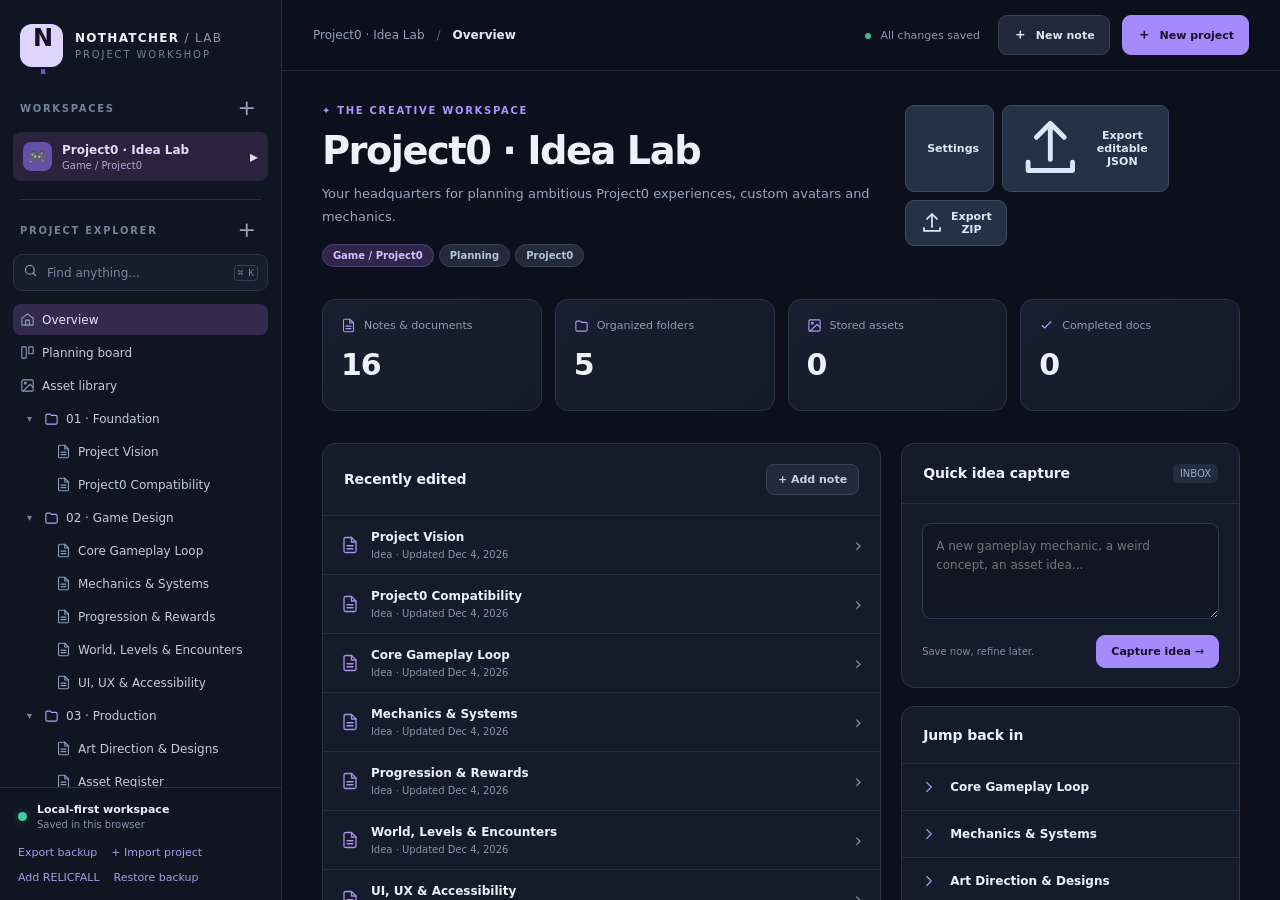
<file: index.html>
<!doctype html>
<html lang="en">
<head>
  <meta charset="UTF-8" />
  <meta name="viewport" content="width=device-width,initial-scale=1,viewport-fit=cover" />
  <meta name="theme-color" content="#0b101c" />
  <meta name="description" content="Nothatcher Project Workshop — an offline-first creative project planning desk." />
  <link rel="icon" href="favicon.svg" type="image/svg+xml" />
  <link rel="manifest" href="manifest.webmanifest" />
  <title>Project Workshop — Nothatcher</title>
  <link rel="stylesheet" href="style.css" />
</head>
<body>
  <div class="app-shell">
    <div class="mobile-scrim" id="mobile-scrim" hidden></div>
    <aside class="sidebar" id="sidebar" aria-label="Workspace sidebar">
      <div class="brand"><div class="brand-mark">N<span>.</span></div><div><div class="brand-name">NOTHATCHER<span class="brand-light"> / LAB</span></div><div class="brand-sub">PROJECT WORKSHOP</div></div><button class="icon-button sidebar-close" id="close-sidebar" aria-label="Close sidebar">×</button></div>
      <div class="side-scroll">
        <div class="section-title-row"><span class="eyebrow">WORKSPACES</span><button id="new-project-side" class="mini-plus" title="New project" aria-label="New project">+</button></div>
        <div class="project-switcher" id="project-list"></div>
        <div class="side-rule"></div>
        <div class="section-title-row"><span class="eyebrow">PROJECT EXPLORER</span><button class="mini-plus" id="add-folder-side" aria-label="Add folder">+</button></div>
        <label class="side-search"><span id="search-icon"></span><input id="search" placeholder="Find anything..." autocomplete="off" aria-label="Search project notes" /><kbd>⌘ K</kbd></label>
        <div class="tree" id="tree" aria-label="Project folders and files"></div>
      </div>
      <div class="side-bottom"><div class="local-indicator"><span class="local-dot"></span><div><strong>Local-first workspace</strong><small>Saved in this browser</small></div></div><div class="side-bottom-row"><button class="quiet-link" id="backup-side">Export backup</button><button class="quiet-link" id="import-project-side">+ Import project</button><button class="quiet-link" id="import-relicfall-side" title="Add the RELICFALL starter project to this browser">Add RELICFALL</button><button class="quiet-link" id="import-side">Restore backup</button></div></div>
    </aside>
    <main class="main">
      <div class="topbar"><div class="top-left"><button class="icon-button mobile-menu" id="open-sidebar" aria-label="Open sidebar">☰</button><div id="breadcrumbs" class="breadcrumbs"></div></div><div class="top-actions"><span class="save-status" id="save-status"><span class="status-pip"></span> All changes saved</span><button class="top-action" id="new-note"><span>＋</span> New note</button><button class="top-action primary" id="new-project-main"><span>＋</span> New project</button></div></div>
      <div class="content" id="content"><div class="loading">Opening your workshop…</div></div>
    </main>
  </div>
  <div class="modal-overlay" id="modal-overlay" hidden><div class="modal" id="modal" role="dialog" aria-modal="true" aria-labelledby="modal-title"></div></div>
  <input type="file" id="asset-input" hidden multiple accept="*/*" />
  <input type="file" id="import-input" hidden accept="application/json,.json" /><input type="file" id="import-project-input" hidden accept="application/json,.json" />
  <div class="toast-stack" id="toasts" aria-live="polite"></div>
  <script src="app.js" defer></script>
</body>
</html>
</file>
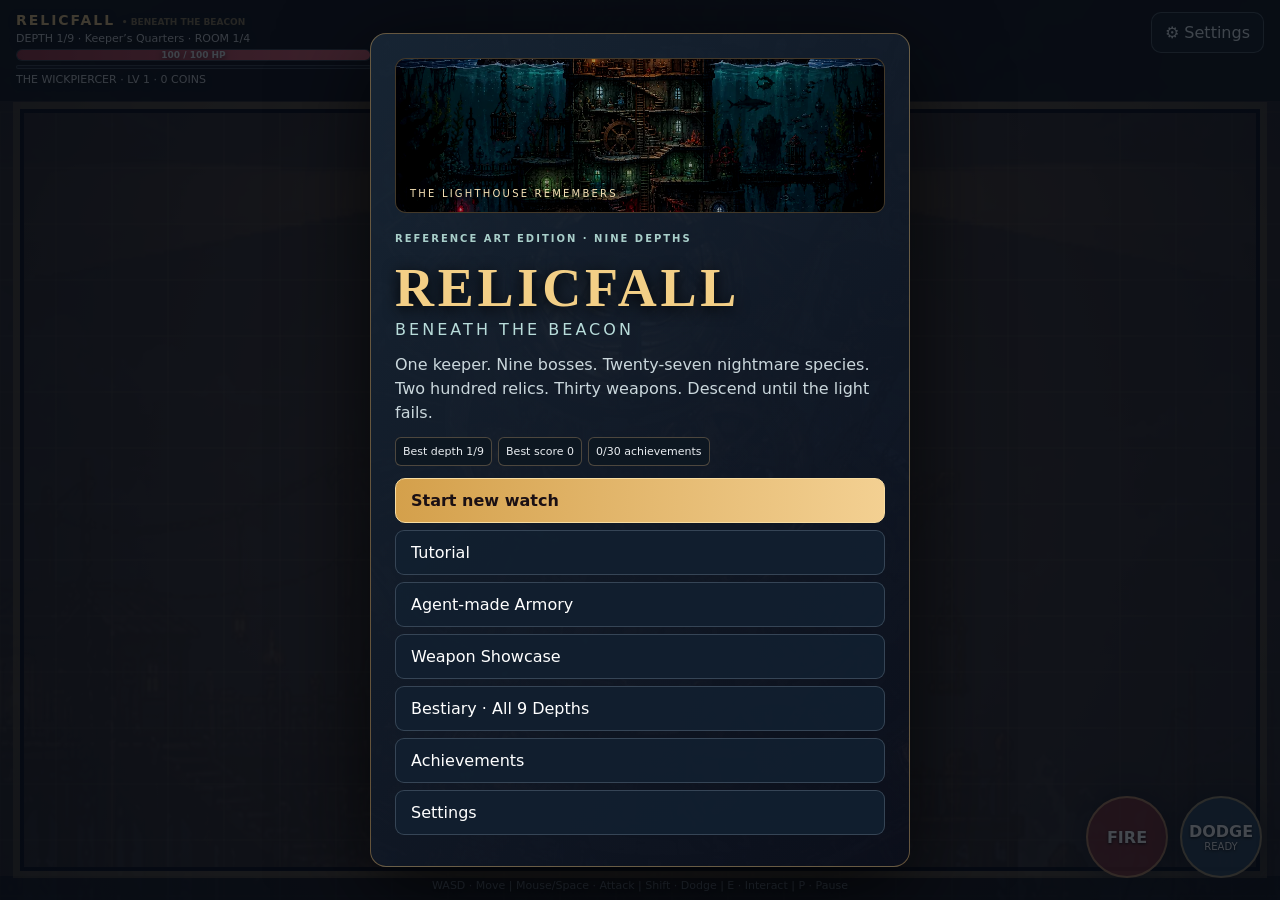
<file: relicfall/index.html>
<!doctype html><html lang="en"><head><meta charset="utf-8"><meta name="viewport" content="width=device-width,initial-scale=1,viewport-fit=cover,maximum-scale=1"><meta name="theme-color" content="#070b12"><title>RELICFALL — Beneath the Beacon</title><link rel="stylesheet" href="style.css"></head><body>
<div id="app"><canvas id="game" aria-label="Playable top-down lighthouse roguelike"></canvas>
<header id="hud"><div id="top-left"><strong>RELICFALL <small>• BENEATH THE BEACON</small></strong><small id="depth">DEPTH 1 / 9</small><div class="meter hp"><div id="hp-fill"></div><span id="hp-text">100 / 100 HP</span></div><div class="meter xp"><div id="xp-fill"></div></div><small id="weapon-label">THE WICKPIERCER</small></div><button id="settings-btn" class="btn" aria-label="Settings and pause">⚙ Settings</button></header>
<div id="boss-banner" hidden><span id="boss-name"></span><div class="meter"><div id="boss-meter"></div></div></div>
<div id="toast" aria-live="polite"></div><div id="joystick" aria-label="Movement joystick"><div id="stick"></div></div><div id="actions"><button id="interact-btn" class="action use" aria-label="Interact">USE</button><button id="fire-btn" class="action fire" aria-label="Fire weapon">FIRE</button><button id="dodge-btn" class="action dodge" aria-label="Dodge">DODGE<small id="dodge-status">READY</small></button></div>
<div id="screen" class="overlay"><section id="panel" class="panel" aria-live="polite"></section></div>
<footer id="instructions">WASD · Move | Mouse/Space · Attack | Shift · Dodge | E · Interact | P · Pause</footer>
</div><script src="game.js"></script></body></html>
</file>
<file: style.css>
:root{color-scheme:dark;--bg:#0b101c;--side:#101522;--card:#151c2b;--card2:#1a2233;--border:#293146;--muted:#8590a7;--txt:#edf1fa;--sub:#b7c0d2;--accent:#ae92ff;--accent2:#7a5de1;--green:#48caa1;--radius:13px;font-family:Inter,ui-sans-serif,system-ui,-apple-system,"Segoe UI",sans-serif}
*{box-sizing:border-box}body{padding:0;margin:0;color:var(--txt);background:var(--bg)}button,input,textarea,select{font:inherit}button{cursor:pointer}button:disabled{opacity:.5;cursor:not-allowed}button:focus-visible,input:focus-visible,textarea:focus-visible,select:focus-visible{outline:2px solid var(--accent);outline-offset:2px}a{color:#b5a2ff}a:hover{color:#d7cdff}.app-shell{height:100dvh;min-height:530px;display:flex;overflow:hidden}.sidebar{width:282px;min-width:282px;background:var(--side);border-right:1px solid #252d40;display:flex;flex-direction:column;height:100%;z-index:5}.brand{display:flex;align-items:center;gap:12px;padding:24px 20px 25px}.brand-mark{background:#ddd4ff;border-radius:12px;color:#171026;width:43px;height:43px;display:grid;place-items:center;font-size:24px;font-weight:900;letter-spacing:-3px}.brand-mark span{color:#7451dc}.brand-name{font-size:12px;font-weight:850;letter-spacing:1.3px}.brand-light{font-weight:450;color:#8c94ab}.brand-sub{font-size:10px;color:#73819b;letter-spacing:1.9px;margin-top:4px}.side-scroll{flex:1;min-height:0;overflow-y:auto;padding:0 13px 18px}.section-title-row{display:flex;align-items:center;justify-content:space-between;margin:4px 7px 12px}.eyebrow{color:#74819b;letter-spacing:1.7px;font-size:10px;font-weight:800}.mini-plus{color:#9b9fbc;background:transparent;border:0;font-size:22px;line-height:1;padding:1px 5px}.mini-plus:hover{color:white}.project-switcher{display:grid;gap:4px}.project-item,.tree-row{border:0;width:100%;display:flex;align-items:center;text-align:left;color:#c3ccdb;background:transparent;gap:10px;border-radius:8px;min-width:0}.project-item{padding:10px 10px}.project-item:hover,.tree-row:hover{background:#1d2536}.project-item.active{background:#29233e;color:#e3dbff}.project-glyph{width:29px;height:29px;background:#30314c;color:#c2b2ff;display:grid;place-items:center;border-radius:8px;flex-shrink:0;font-size:15px}.project-item.active .project-glyph{background:#6550a8;color:white}.project-text{flex:1;overflow:hidden}.project-text strong{font-weight:650;font-size:12px;display:block;white-space:nowrap;overflow:hidden;text-overflow:ellipsis}.project-text small{display:block;color:#8993a8;font-size:10px;margin-top:3px}.project-item.active small{color:#b1a5d1}.side-rule{height:1px;background:#273043;margin:18px 7px}.side-search{display:flex;align-items:center;border:1px solid #2a3246;background:#161d2d;border-radius:9px;height:37px;padding:0 9px;gap:7px;margin-bottom:13px;color:#98a5b8}.side-search svg{width:15px;height:15px}.side-search input{background:none;border:0;min-width:0;flex:1;color:#e4ebf7;font-size:12px;outline:none}.side-search input::placeholder{color:#78869d}.side-search kbd{font-size:9px;border:1px solid #344055;border-radius:4px;padding:2px 3px;white-space:nowrap;color:#7c889e}.tree{display:grid;gap:2px}.tree-row{min-height:31px;padding:5px 7px;gap:7px;font-size:12px;position:relative}.tree-row.active{background:#332b4d;color:#e9e1ff}.tree-row .ico{width:15px;height:15px;flex-shrink:0;color:#8b9db9}.tree-row.folder .ico{color:#b7a0f8}.tree-row.drag-target{outline:1px dashed var(--accent)}.tree-row .row-title{overflow:hidden;text-overflow:ellipsis;white-space:nowrap;flex:1}.tree-indent{width:var(--depth);flex-shrink:0}.tree-caret{font-size:10px;width:10px;color:#79839b;flex-shrink:0}.tree-caret:hover{color:white}.tree-empty{font-size:12px;color:var(--muted);padding:20px 12px}.side-bottom{border-top:1px solid #293146;padding:15px 18px 16px}.local-indicator{display:flex;align-items:center;gap:10px}.local-dot{width:9px;height:9px;border-radius:50%;background:var(--green);box-shadow:0 0 9px #48caa151}.local-indicator strong{font-size:11px;display:block;font-weight:650}.local-indicator small{display:block;font-size:10px;color:var(--muted);margin-top:3px}.side-bottom-row{display:flex;flex-wrap:wrap;gap:12px 14px;margin-top:16px}.quiet-link{font-size:11px;color:#a99ae8;background:none;border:0;padding:0}.quiet-link:hover{text-decoration:underline}.main{flex:1;min-width:0;height:100%;display:flex;flex-direction:column}.topbar{height:71px;min-height:71px;border-bottom:1px solid #222b3c;display:flex;align-items:center;justify-content:space-between;padding:0 31px;gap:18px}.top-left,.top-actions,.breadcrumbs{display:flex;align-items:center;gap:12px;min-width:0}.breadcrumbs{font-size:12px;color:#91a0b8;white-space:nowrap;overflow:hidden;text-overflow:ellipsis}.breadcrumbs strong{color:#e4e9f4;font-weight:550}.crumb-divider{color:#56657c}.top-actions{flex-shrink:0}.save-status{font-size:11px;color:#8998b1;white-space:nowrap;margin-right:6px}.status-pip{display:inline-block;background:#3dbf98;width:6px;height:6px;border-radius:50%;margin-right:6px}.top-action{border:1px solid #384055;background:#20283a;color:#dce4f1;padding:10px 14px;border-radius:9px;font-size:11px;font-weight:700;white-space:nowrap}.top-action:hover{background:#2d3549}.top-action span{font-size:14px;margin-right:5px}.top-action.primary,.btn.primary{background:#a58afb;border-color:#a58afb;color:#171229}.top-action.primary:hover,.btn.primary:hover{background:#bda9ff}.content{flex:1;min-height:0;overflow:auto;padding:34px clamp(18px,4%,55px) 60px}.loading{padding:50px;color:var(--muted)}.page-head{display:flex;gap:22px;align-items:flex-start;justify-content:space-between;margin-bottom:32px}.page-title{font-size:clamp(28px,3vw,40px);font-weight:750;letter-spacing:-1.5px;margin:0 0 10px}.page-desc{font-size:13px;color:#99a6bd;line-height:1.75;max-width:680px;margin:0}.section-kicker{font-size:10px;color:var(--accent);letter-spacing:1.7px;text-transform:uppercase;font-weight:800;margin-bottom:12px}.pill{border:1px solid #3b4256;background:#222a3c;border-radius:18px;color:#b8c2d5;padding:5px 10px;font-size:10px;font-weight:700;white-space:nowrap}.pill.violet{background:#30264c;border-color:#514274;color:#d0c0ff}.pill.green{background:#16362f;border-color:#2d6255;color:#7eedd0}.pill.amber{background:#382f24;border-color:#5f4933;color:#f4c894}.pill.red{background:#432735;border-color:#69384d;color:#ffaabf}.stat-grid{display:grid;grid-template-columns:repeat(4,minmax(0,1fr));gap:13px;margin-bottom:32px}.stat-card{background:linear-gradient(135deg,#171f30,#131a28);border:1px solid #2a3348;border-radius:13px;padding:18px;min-height:112px}.stat-top{font-size:11px;color:#8f9ab2;display:flex;align-items:center;gap:8px}.stat-top svg{width:15px;height:15px;color:#ad9bfa}.stat-num{font-size:30px;letter-spacing:-1px;font-weight:750;margin-top:14px}.workspace-grid{display:grid;grid-template-columns:minmax(0,1.65fr) minmax(265px,1fr);gap:20px}.panel{background:#141c2b;border:1px solid #2b3448;border-radius:13px;min-width:0;overflow:hidden}.panel-head{display:flex;align-items:center;justify-content:space-between;padding:20px 21px;border-bottom:1px solid #283143;gap:12px}.panel h2,.panel h3{margin:0;font-size:14px;letter-spacing:-.1px}.panel-body{padding:16px 20px}.subtle-btn{border:1px solid #384156;background:#212a3c;color:#c5cee0;border-radius:8px;padding:8px 11px;font-size:11px;font-weight:650}.subtle-btn:hover{border-color:#7d69bf;color:#fff}.doc-list{display:grid;gap:0}.doc-item{width:100%;display:flex;align-items:center;gap:12px;text-align:left;padding:14px 18px;color:var(--txt);background:transparent;border:0;border-bottom:1px solid #252f40}.doc-item:last-child{border-bottom:0}.doc-item:hover{background:#1c2535}.doc-item svg{height:18px;width:18px;color:#a391ea;flex-shrink:0}.doc-item-meta{flex:1;min-width:0}.doc-item-meta strong{display:block;font-size:12px;font-weight:650;white-space:nowrap;text-overflow:ellipsis;overflow:hidden}.doc-item-meta small{font-size:10px;color:#8793aa;display:block;margin-top:5px}.doc-item .chevron{color:#7c8aa1;font-size:19px}.capture-area{padding:19px 20px}.capture-area textarea{width:100%;background:#101723;border:1px solid #303a51;border-radius:9px;color:white;resize:vertical;min-height:96px;padding:13px;font-size:12px;line-height:1.6}.capture-footer{margin-top:12px;display:flex;justify-content:space-between;align-items:center;gap:10px;color:#7f8da4;font-size:10px}.btn{background:#263147;border:1px solid #3e4a63;color:#dce6fa;padding:9px 14px;border-radius:9px;font-size:11px;font-weight:700;display:inline-flex;align-items:center;justify-content:center;gap:7px}.btn:hover{background:#354159}.btn.danger{background:#382532;border-color:#5f374b;color:#ffb1c7}.mini-tag{padding:4px 7px;font-size:10px;background:#242d40;color:#99a9c4;border-radius:6px;display:inline-block}.mini-tags{display:flex;flex-wrap:wrap;gap:5px;margin-top:9px}.editor-frame{max-width:1250px;margin:auto;display:grid;grid-template-columns:minmax(0,1fr) 256px;gap:24px}.editor-main{min-width:0}.editor-toolbar{display:flex;justify-content:space-between;gap:10px;align-items:center;margin-bottom:25px}.editor-headline{width:100%;border:0;outline:0;background:transparent;color:var(--txt);font-weight:750;font-size:clamp(26px,3.4vw,38px);letter-spacing:-1px;margin:0 0 10px;padding:0}.editor-headline::placeholder{color:#566176}.editor-description{font-size:12px;color:#8390aa;margin:0 0 20px}.editor-card{background:#141c2b;border:1px solid #293346;border-radius:12px;overflow:hidden}.editor-card-top{display:flex;align-items:center;justify-content:space-between;padding:10px 14px;border-bottom:1px solid #283346}.tab-switch{display:flex;gap:4px}.tab-switch button{background:none;border:0;color:#97a3b8;border-radius:7px;font-size:11px;padding:8px 11px}.tab-switch button.active{background:#30304f;color:#d9d0ff}.word-count{font-size:10px;color:#7f8ca3}.note-editor{width:100%;resize:vertical;min-height:550px;background:transparent;border:0;outline:0;color:#dce4f4;padding:24px;line-height:1.8;font-family:ui-monospace,SFMono-Regular,Consolas,monospace;font-size:13px;tab-size:2}.note-editor:focus{outline:none}.preview{padding:23px 30px;min-height:540px;color:#d6def0;font-size:13px;line-height:1.85;overflow-wrap:anywhere}.preview h1,.preview h2,.preview h3{color:#edf0ff;line-height:1.3}.preview h1{font-size:26px}.preview h2{font-size:20px;margin-top:26px;border-bottom:1px solid #2e3950;padding-bottom:9px}.preview h3{font-size:15px;margin-top:21px}.preview pre{background:#0c131f;padding:15px;overflow:auto;border-radius:9px}.preview blockquote{border-left:3px solid #a58afb;margin:14px 0;padding:5px 14px;background:#1d2335}.preview ul{padding-left:21px}.preview code{background:#293047;padding:2px 5px;border-radius:4px}.preview pre code{background:none;padding:0}.preview p{margin:12px 0}.preview .checkline{display:block;padding-left:4px}.inspector{background:#141c2b;border:1px solid #2a3348;border-radius:12px;padding:20px;height:max-content;position:sticky;top:16px}.inspector h3{margin:0 0 20px;font-size:13px}.field{margin-bottom:18px}.field label{font-size:10px;font-weight:700;letter-spacing:.5px;color:#9aa6bd;display:block;margin-bottom:7px}.field input,.field select,.field textarea,.modal input,.modal select,.modal textarea{width:100%;border-radius:8px;border:1px solid #3a455d;background:#101723;color:#e7eaf7;padding:10px 11px;font-size:12px;outline:0}.field textarea{resize:vertical;min-height:64px}.field input:focus,.field select:focus,.modal input:focus,.modal textarea:focus{border-color:#a38bfd}.inspector p{color:#8191aa;font-size:11px;line-height:1.5}.inspector-divider{height:1px;background:#2b3448;margin:17px 0}.inspector-actions{display:grid;gap:8px}.folder-list{display:grid;grid-template-columns:repeat(auto-fill,minmax(190px,1fr));gap:13px;margin-top:20px}.folder-card{background:#171f2f;border:1px solid #2d364a;border-radius:11px;text-align:left;color:white;padding:18px;min-height:120px}.folder-card:hover{border-color:#9b82ea;background:#20283b}.folder-card .big-icon{height:24px;width:24px;color:#a996f9}.folder-card strong{display:block;margin-top:13px;font-size:12px}.folder-card small{display:block;color:#8a98ae;margin-top:5px;font-size:10px}.asset-grid{display:grid;grid-template-columns:repeat(auto-fill,minmax(190px,1fr));gap:16px}.asset-card{min-width:0;background:#151d2c;border:1px solid #2a3345;border-radius:12px;overflow:hidden}.asset-thumb{height:150px;background:#212b3e;display:flex;align-items:center;justify-content:center;color:#8f9db8;overflow:hidden}.asset-thumb img,.asset-thumb video{height:100%;width:100%;object-fit:cover}.asset-thumb svg{height:37px;width:37px}.asset-info{padding:13px}.asset-info strong{display:block;font-size:12px;text-overflow:ellipsis;overflow:hidden;white-space:nowrap}.asset-info small{display:block;color:#8b96ac;font-size:10px;margin-top:6px}.asset-actions{display:flex;gap:7px;margin-top:13px}.asset-actions button{font-size:10px;padding:7px 8px}.drop-target{border:2px dashed #46516c;border-radius:11px;background:#131b2a;padding:20px;text-align:center;color:#a8b4cc;font-size:12px;line-height:1.6;margin-bottom:20px}.drop-target.dragging{border-color:#b7a4ff;background:#241f38}.drop-target strong{color:white}.board-grid{display:grid;grid-template-columns:repeat(3,minmax(0,1fr));gap:14px;align-items:start}.board-column{background:#141c2b;border:1px solid #2a3348;border-radius:11px;padding:13px;min-height:210px}.board-col-title{display:flex;align-items:center;justify-content:space-between;color:#ced6e6;font-size:11px;font-weight:750;margin-bottom:16px}.board-col-title span{background:#303b50;padding:3px 7px;border-radius:8px;font-size:10px}.board-item{background:#1d2636;border:1px solid #303b50;border-radius:9px;padding:13px;margin-bottom:9px;width:100%;text-align:left;color:white}.board-item:hover{border-color:#ac90ff}.board-item strong{font-size:11px;display:block}.board-item small{color:#8292ac;font-size:10px;display:block;margin-top:7px}.empty-state{text-align:center;padding:48px 22px;border:1px dashed #3a465d;background:#141c2b;border-radius:12px}.empty-state h2{margin:12px 0 8px;font-size:18px}.empty-state p{font-size:12px;color:#98a6bc;line-height:1.7}.empty-state svg{width:37px;height:37px;color:#a492f6}.page-actions{display:flex;gap:8px;flex-wrap:wrap}.detail-view{max-width:1080px}.meta-grid{display:grid;grid-template-columns:1fr 1fr;gap:14px}.meta-wide{grid-column:1/-1}.modal-overlay{position:fixed;inset:0;background:#050812ce;z-index:30;display:grid;place-items:center;padding:16px;backdrop-filter:blur(6px)}.modal-overlay[hidden]{display:none}.modal{border-radius:16px;background:#151e2e;border:1px solid #3b4660;box-shadow:0 24px 85px #0009;max-width:640px;width:100%;max-height:min(90dvh,850px);overflow:auto;padding:26px}.modal-head{display:flex;align-items:flex-start;justify-content:space-between;margin-bottom:24px;gap:10px}.modal h2{font-size:23px;margin:0 0 7px;letter-spacing:-.6px}.modal p{font-size:12px;line-height:1.65;color:#94a0b8;margin:0}.icon-button{border:0;background:transparent;color:#9aa6bd;font-size:21px;min-width:32px;min-height:32px}.icon-button:hover{color:#fff}.template-grid{display:grid;grid-template-columns:1fr 1fr;gap:10px;margin:17px 0 20px}.template-choice{background:#1b2536;border:1px solid #3b465e;border-radius:10px;min-height:102px;color:#e5eaf7;text-align:left;padding:14px}.template-choice:hover,.template-choice.selected{border-color:#a991fb;background:#2a2543}.template-choice .template-emoji{font-size:23px;display:block}.template-choice strong{display:block;font-size:12px;margin-top:6px}.template-choice small{display:block;color:#9aa8bd;font-size:10px;line-height:1.45;margin-top:5px}.modal-actions{display:flex;justify-content:flex-end;gap:8px;margin-top:22px}.modal label{display:block;color:#a7b4c9;font-size:11px;font-weight:700;margin:15px 0 7px}.modal input,.modal select,.modal textarea{margin-bottom:3px}.modal textarea{min-height:75px;resize:vertical}.toast-stack{position:fixed;z-index:40;right:18px;bottom:19px;display:grid;gap:8px;max-width:min(350px,calc(100% - 36px))}.toast{background:#26344a;color:#f0f3fb;border:1px solid #536481;border-radius:9px;box-shadow:0 9px 20px #0005;padding:12px 16px;font-size:12px;line-height:1.5}.sidebar-close,.mobile-menu{display:none}.asset-viewer{max-width:100%;max-height:55vh;margin:14px 0;border-radius:8px}.tip{color:#8290a9;font-size:11px;line-height:1.6}.shortcut{border:1px solid #414d65;border-radius:5px;padding:2px 5px;font-size:10px;color:#acb6c7}.mobile-scrim[hidden]{display:none}
@media(max-width:1080px){.editor-frame{grid-template-columns:minmax(0,1fr)}.inspector{position:static}.workspace-grid{grid-template-columns:1fr}.stat-grid{grid-template-columns:repeat(2,minmax(0,1fr))}.board-grid{grid-template-columns:repeat(2,minmax(0,1fr))}}@media(max-width:750px){.app-shell{min-height:0}.sidebar{position:fixed;left:0;top:0;bottom:0;transform:translateX(-105%);transition:transform .2s ease;width:min(310px,85vw);min-width:0;box-shadow:14px 0 42px #0009}.sidebar.open{transform:translateX(0)}.mobile-scrim:not([hidden]){position:fixed;inset:0;z-index:4;background:#0009;display:block}.sidebar-close,.mobile-menu{display:block}.sidebar-close{margin-left:auto}.topbar{padding:0 13px;height:60px;min-height:60px}.top-actions{gap:6px}.top-action{padding:9px 10px;font-size:10px}.top-action:not(.primary){display:none}.save-status{display:none}.content{padding:23px 16px 60px}.page-title{font-size:28px}.page-head{margin-bottom:22px;gap:8px}.page-desc{font-size:12px}.stat-grid{gap:8px;margin-bottom:20px}.stat-card{padding:13px;min-height:90px}.stat-num{font-size:24px;margin-top:10px}.stat-top{font-size:10px}.workspace-grid{gap:14px}.panel-head{padding:16px}.editor-toolbar{flex-wrap:wrap}.note-editor{padding:15px;min-height:430px;font-size:12px}.board-grid{grid-template-columns:1fr}.template-grid{grid-template-columns:1fr 1fr}.modal{padding:20px}.page-actions .btn{padding:8px 10px}}@media(max-width:410px){.top-action.primary{font-size:0}.top-action.primary span{font-size:19px;margin:0}.meta-grid{grid-template-columns:1fr}.template-grid{grid-template-columns:1fr}.pill{font-size:9px}}
</file>
<file: relicfall/style.css>
:root{color-scheme:dark;font-family:system-ui,-apple-system,Segoe UI,Roboto,sans-serif;--gold:#efc775;--panel:#111927}*{box-sizing:border-box}html,body,#app{margin:0;width:100%;height:100%;overflow:hidden;background:#080b11;color:#e9edf1;touch-action:none}button{font:inherit;cursor:pointer;touch-action:none}#game{display:block;width:100%;height:100%;touch-action:none}#hud{position:absolute;top:0;left:0;right:0;display:flex;justify-content:space-between;align-items:flex-start;padding:calc(12px + env(safe-area-inset-top)) 16px 0;gap:18px;pointer-events:none;text-shadow:0 2px 7px #000}#top-left{width:min(270px,62vw);display:flex;flex-direction:column;gap:4px}#top-left strong{font-size:14px;letter-spacing:.14em;color:var(--gold)}#top-left small{font-size:11px;opacity:.88}.meter{height:12px;background:#131922;border:1px solid #75839065;border-radius:8px;overflow:hidden;position:relative}.meter>div{height:100%;transition:width .18s}.meter.hp>div{background:linear-gradient(90deg,#9c3545,#ec697b)}.meter.xp{height:4px}.meter.xp>div{background:#79c2df}.meter span{position:absolute;inset:0;text-align:center;font-size:9px;font-weight:bold;line-height:10px}.btn{border:1px solid #a1b0bc66;background:#151f2bdc;color:#ecf3f7;border-radius:10px;padding:10px 13px;pointer-events:auto}.btn:hover,.option:hover{background:#32455d}#toast{position:absolute;top:32%;left:50%;transform:translateX(-50%);text-align:center;font-size:19px;letter-spacing:.08em;font-weight:800;color:#f5dd9e;text-shadow:0 2px 14px #000;pointer-events:none;transition:opacity .4s;opacity:0;width:90%;z-index:5}#joystick{position:absolute;width:120px;height:120px;bottom:calc(23px + env(safe-area-inset-bottom));left:20px;border:2px solid #efca7c55;border-radius:50%;background:#a5bfd316;display:none;touch-action:none}#stick{width:48px;height:48px;position:absolute;left:35px;top:35px;border-radius:50%;background:#ecd293a6;border:2px solid #f4dba9}#actions{position:absolute;right:calc(18px + env(safe-area-inset-right));bottom:calc(22px + env(safe-area-inset-bottom));display:flex;gap:12px;align-items:end}button.action{height:82px;width:82px;border-radius:50%;border:2px solid #e3bb7b9e;background:#25323ddf;color:#fff;font-weight:900;text-shadow:0 1px 3px black;box-shadow:0 0 30px #090e19aa}.action.fire{background:#872f35c9}.action.dodge{background:#2f4b64dc}.action small{display:block;font-size:10px;font-weight:500}.action:disabled{opacity:.35}#fire-btn{display:none}.overlay{position:absolute;inset:0;background:#060b13bf;display:grid;place-items:center;padding:18px;overflow:auto;z-index:9}.overlay[hidden]{display:none}.panel{background:linear-gradient(150deg,#1a2835,#11141f);border:1px solid #e2c57d66;border-radius:16px;padding:26px;max-width:540px;width:100%;box-shadow:0 35px 90px #0008;max-height:95vh;overflow:auto}.panel h1{font-family:Georgia,serif;margin:4px 0;color:#f3cf86;font-size:clamp(28px,5vw,43px)}.panel h2{color:#f3cf86;margin:5px 0 15px}.panel p{line-height:1.55;color:#cad7dc}.panel .sub{font-size:11px;letter-spacing:.15em;text-transform:uppercase;color:#90aabd}.panel button.primary{width:100%;padding:14px;border-radius:10px;border:1px solid #ffda8b;background:#e9ba5b;color:#16191e;font-weight:900;margin-top:12px}.panel button.secondary{padding:12px;border-radius:9px;border:1px solid #a7bbcf66;background:#202c3b;color:#fff;margin-top:12px}.panel .row{display:flex;justify-content:space-between;align-items:center;gap:10px;padding:14px 0;border-bottom:1px solid #9caaba29}.panel .row button{min-width:87px}.panel .option{width:100%;margin:5px 0;text-align:left;padding:14px 16px;border:1px solid #809eb966;background:#1c2a39;border-radius:10px;color:#eaf0f4}.panel .option strong{display:block;color:#f6ca7d;margin-bottom:5px}.panel .hint{font-size:12px;color:#8aa9bc}.panel .buttons{display:flex;gap:9px}.panel .buttons>*{flex:1}#instructions{position:absolute;left:50%;bottom:8px;transform:translateX(-50%);font-size:11px;text-shadow:0 2px 5px black;color:#8d9aaa;pointer-events:none;white-space:nowrap}@media (pointer:coarse){#joystick{display:block}#instructions{display:none}#actions{bottom:calc(23px + env(safe-area-inset-bottom))}.panel{padding:21px}#hud{padding-left:12px}}@media(max-width:560px){#joystick{width:114px;height:114px;left:12px}#stick{left:33px;top:33px}#actions{gap:8px;right:12px}.action{width:76px!important;height:76px!important}#top-left{width:200px}#top-left strong{font-size:12px}}
/* REFERENCE-LED V2 INTERFACE -- no grid-template placeholders. */
:root{--gold:#edc987;--panel:#101823}body{background:#050810}#top-left{width:min(355px,65vw)}#hud{z-index:4}#hud strong small{font-size:9px;opacity:.55;letter-spacing:normal}#settings-btn{background:#142027bf}#boss-banner{position:absolute;top:calc(105px + env(safe-area-inset-top));left:50%;transform:translateX(-50%);width:min(340px,57vw);z-index:5;text-align:center;color:#ffe0b1;text-shadow:0 1px 6px #000;font-size:11px;font-weight:700;letter-spacing:.06em}#boss-banner[hidden]{display:none}#boss-banner .meter{margin-top:3px;height:9px;background:#1d0d0d;border-color:#9e5b59}#boss-meter{background:linear-gradient(90deg,#ab343f,#f6b37a);height:100%;transition:width .1s}.action.use{background:#516b40aa;width:67px;height:67px;border-color:#b8dc9f}#interact-btn{display:none}.panel{background:linear-gradient(135deg,#172534fa,#0b0f1bf5),url('assets/gearworks-reference.webp') center/cover;border:1px solid #d8ac656e;width:min(620px,96vw);padding:24px;box-shadow:0 24px 90px #000b}.panel h1{font-size:clamp(34px,7vw,54px);letter-spacing:.07em;text-shadow:0 3px 15px #000}.panel h2{font-family:Georgia,serif;font-weight:500;letter-spacing:.02em}.panel p{margin:.7rem 0;line-height:1.5}.panel .eyebrow{font-size:10px;font-weight:800;color:#a9cfca;letter-spacing:.2em;text-transform:uppercase}.panel .subtitle{color:#b8dcda;letter-spacing:.19em;text-transform:uppercase;margin-top:-5px}.panel .muted{font-size:12px;opacity:.7}.panel button.primary,.panel button.secondary,.panel button.option{display:block;width:100%;text-align:left;margin:7px 0;padding:12px 15px;min-height:42px}.panel button.primary{background:linear-gradient(90deg,#d4a04b,#f3d092);color:#1b1014;border-color:#f8dca0}.panel button.secondary{background:#122030ed;border:1px solid #53657491}.panel button.option{background:#172b38ed;line-height:1.4}.panel label{display:block;font-size:13px;color:#b6c5ce;margin:12px 0}.panel input,.panel select,.panel textarea{display:block;width:100%;margin-top:5px;border:1px solid #687f8e88;border-radius:8px;background:#0d1821;color:white;padding:10px;font:inherit}.panel textarea{min-height:85px}.menu-art{height:155px;position:relative;overflow:hidden;border-radius:11px;border:1px solid #ac895c55;margin-bottom:18px;background:#111}.menu-art img{width:100%;height:100%;object-fit:cover;object-position:center 32%;filter:brightness(.63) contrast(1.09)}.menu-art span{position:absolute;bottom:13px;left:14px;font-size:10px;letter-spacing:.22em;color:#f6e2b6;text-shadow:0 2px 8px black}.catalog-list{max-height:36vh;overflow:auto;margin:10px 0;scrollbar-color:#776b56 #0e1621}.catalog-entry{padding:11px 12px;margin:7px 0;border:1px solid #68879a50;background:#0d1824c9;border-radius:8px}.catalog-entry strong{color:#efd7ab;display:block;font-size:13px}.catalog-entry small,.catalog-entry span{display:block;color:#b5bfca;font-size:11px;line-height:1.4}.catalog-entry.locked{opacity:.48}.mini-button{color:#f3d5a1;background:#26303b;border:1px solid #bd9b6d70;border-radius:7px;padding:7px;margin:5px 4px 0 0;font-size:11px}.setting-row{display:flex;justify-content:space-between;gap:10px;border-bottom:1px solid #8eaaa734;padding:13px 0;align-items:center}.setting-row small{color:#95a8b7;display:block;margin:3px 0;font-size:11px}.stats-strip{display:flex;flex-wrap:wrap;gap:6px;margin:12px 0}.stats-strip span{border:1px solid #8d795d80;border-radius:6px;padding:7px;font-size:11px;background:#0d1721}.tutorial-visual{height:130px;overflow:hidden;border-radius:9px}.tutorial-visual img{width:100%;height:100%;object-fit:cover;object-position:center 36%}@media(pointer:coarse){#interact-btn{display:none}#actions{bottom:calc(20px + env(safe-area-inset-bottom))}}@media(max-width:560px){.panel{padding:17px}.menu-art{height:110px}.panel h1{font-size:30px}.catalog-list{max-height:32vh}#top-left{width:225px}}
</file>
